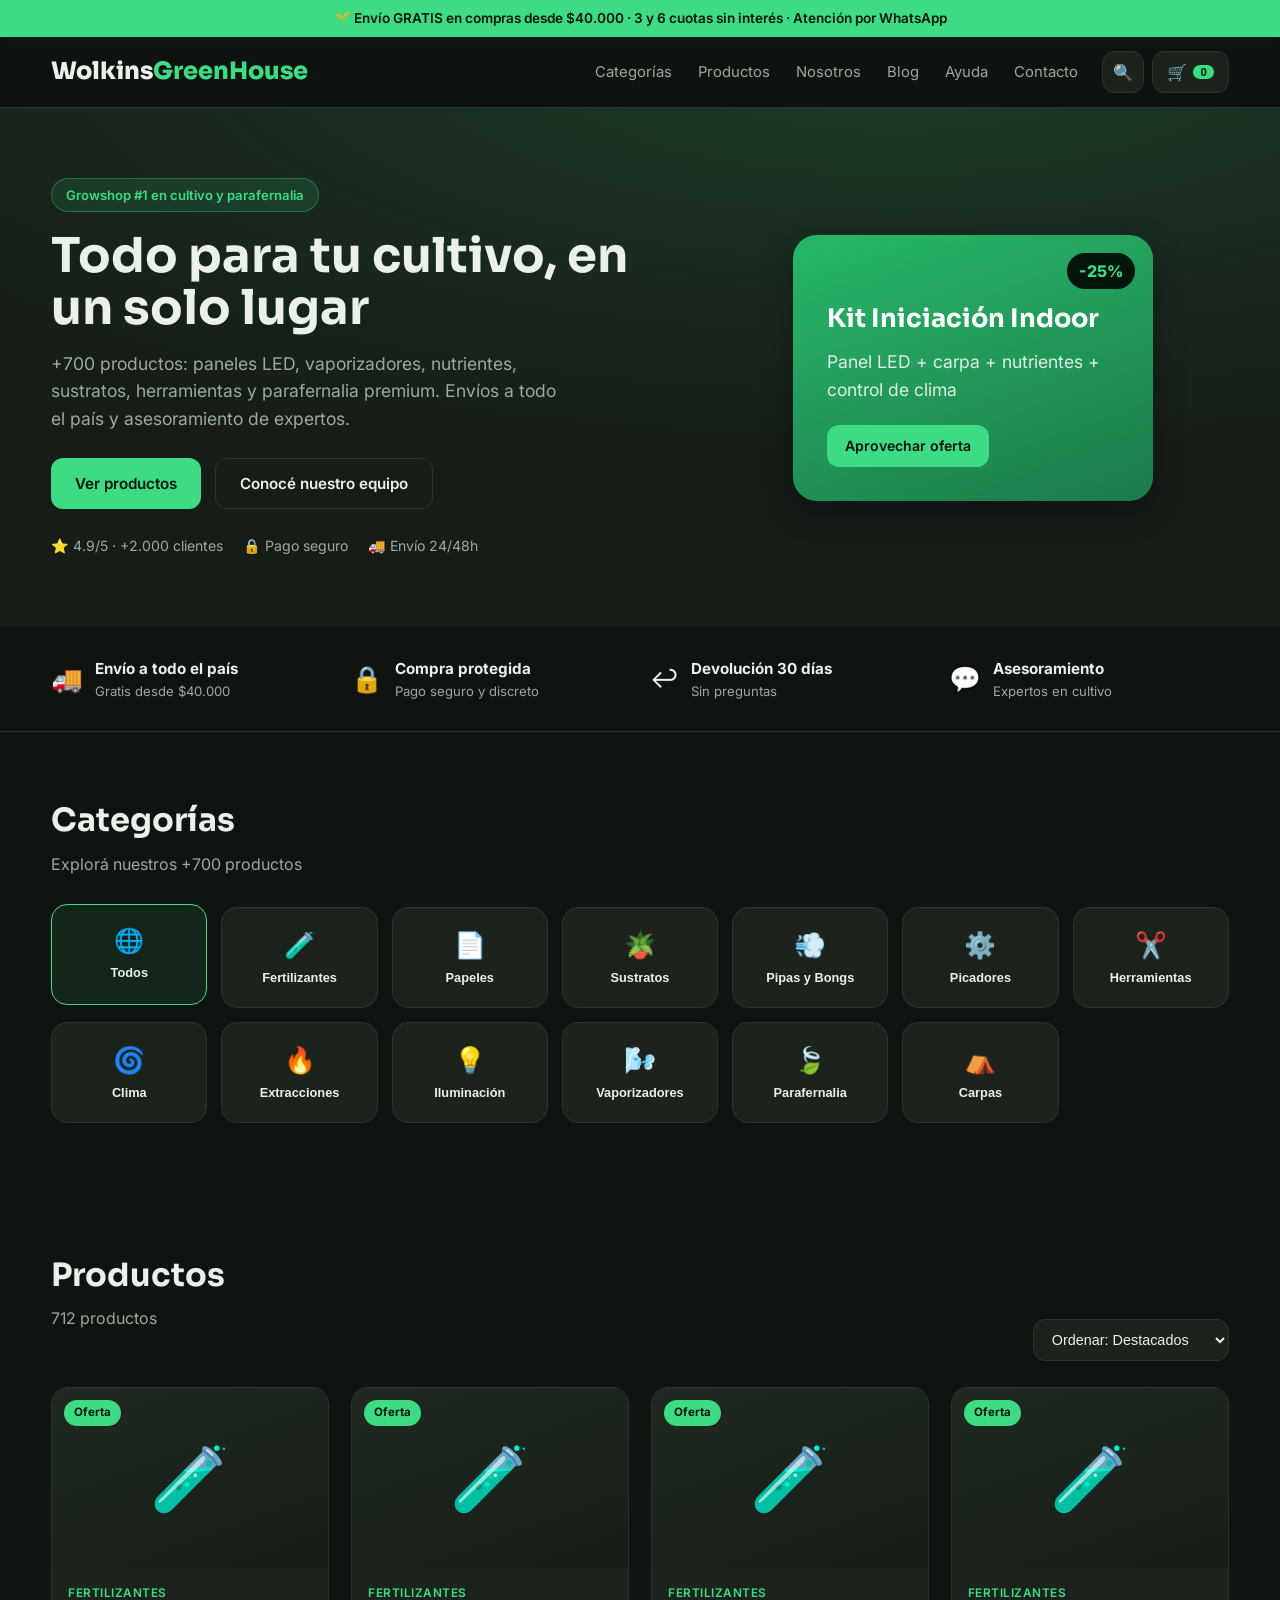
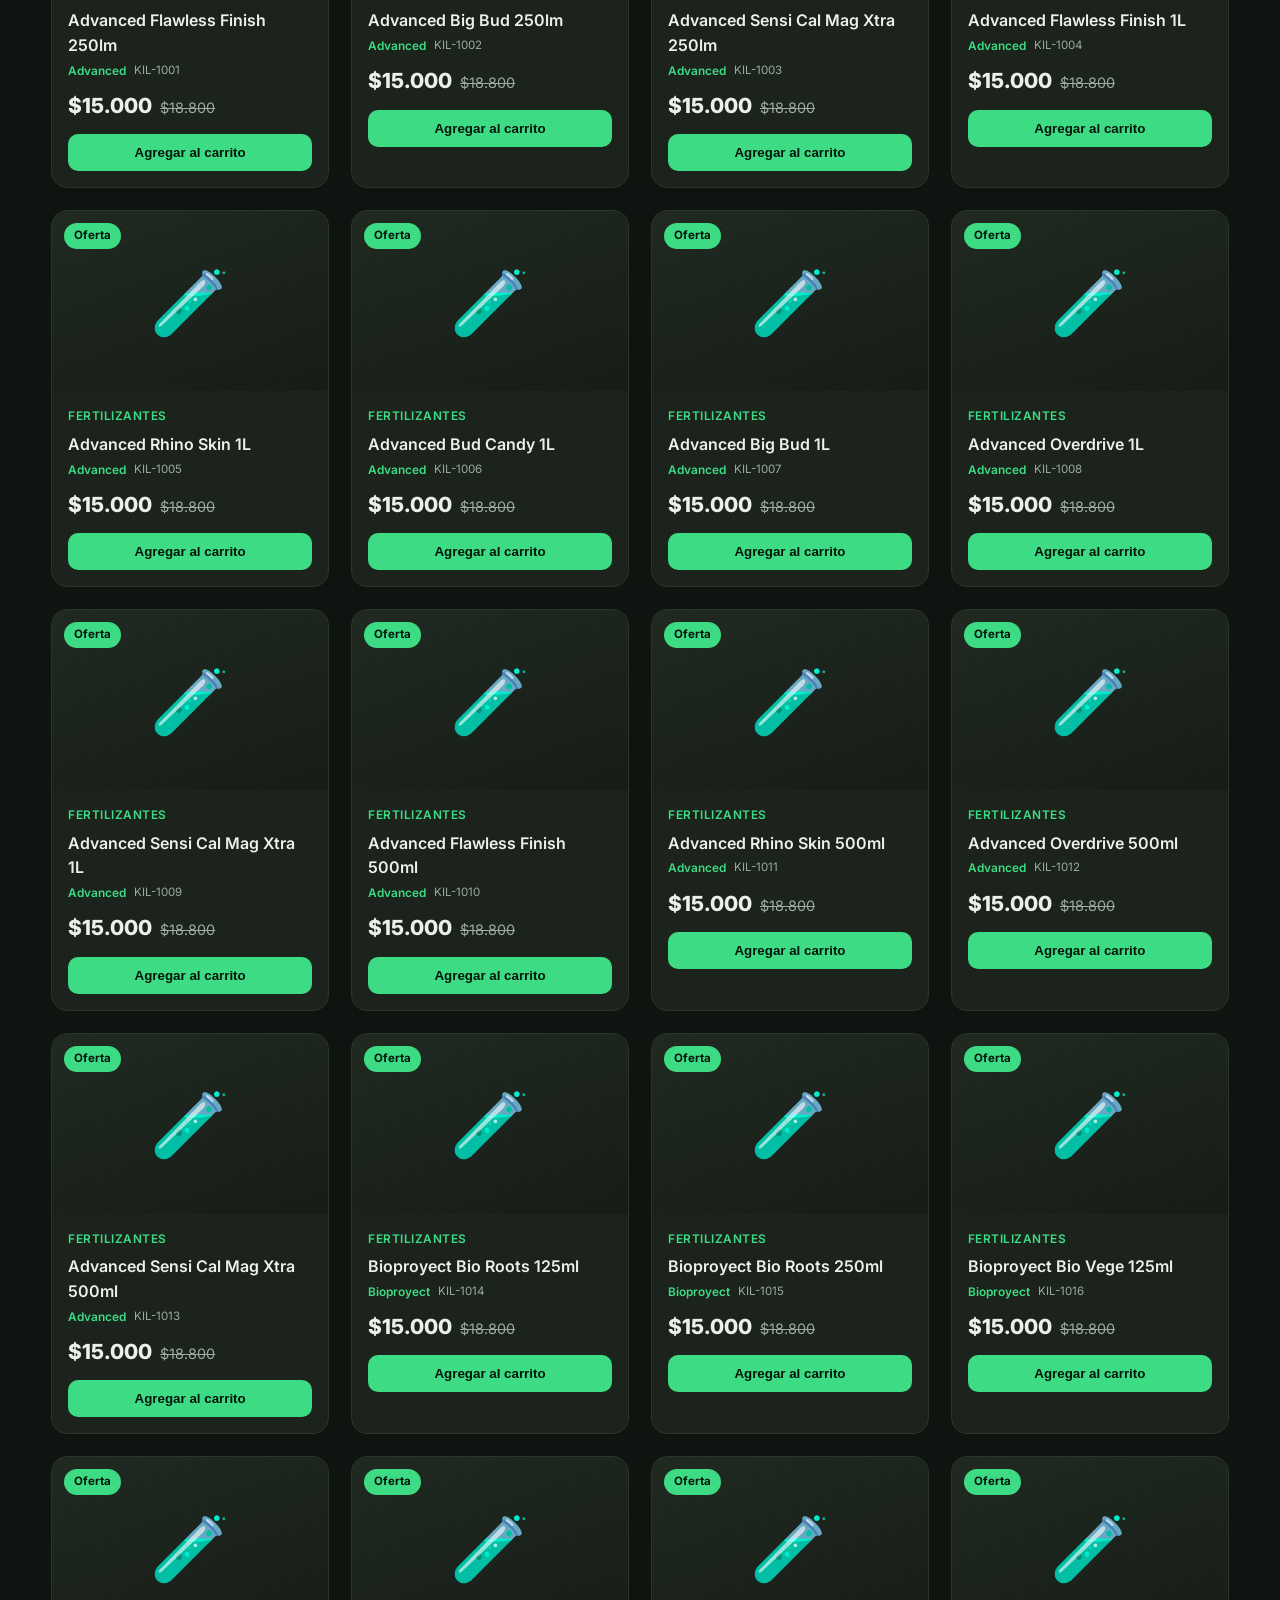
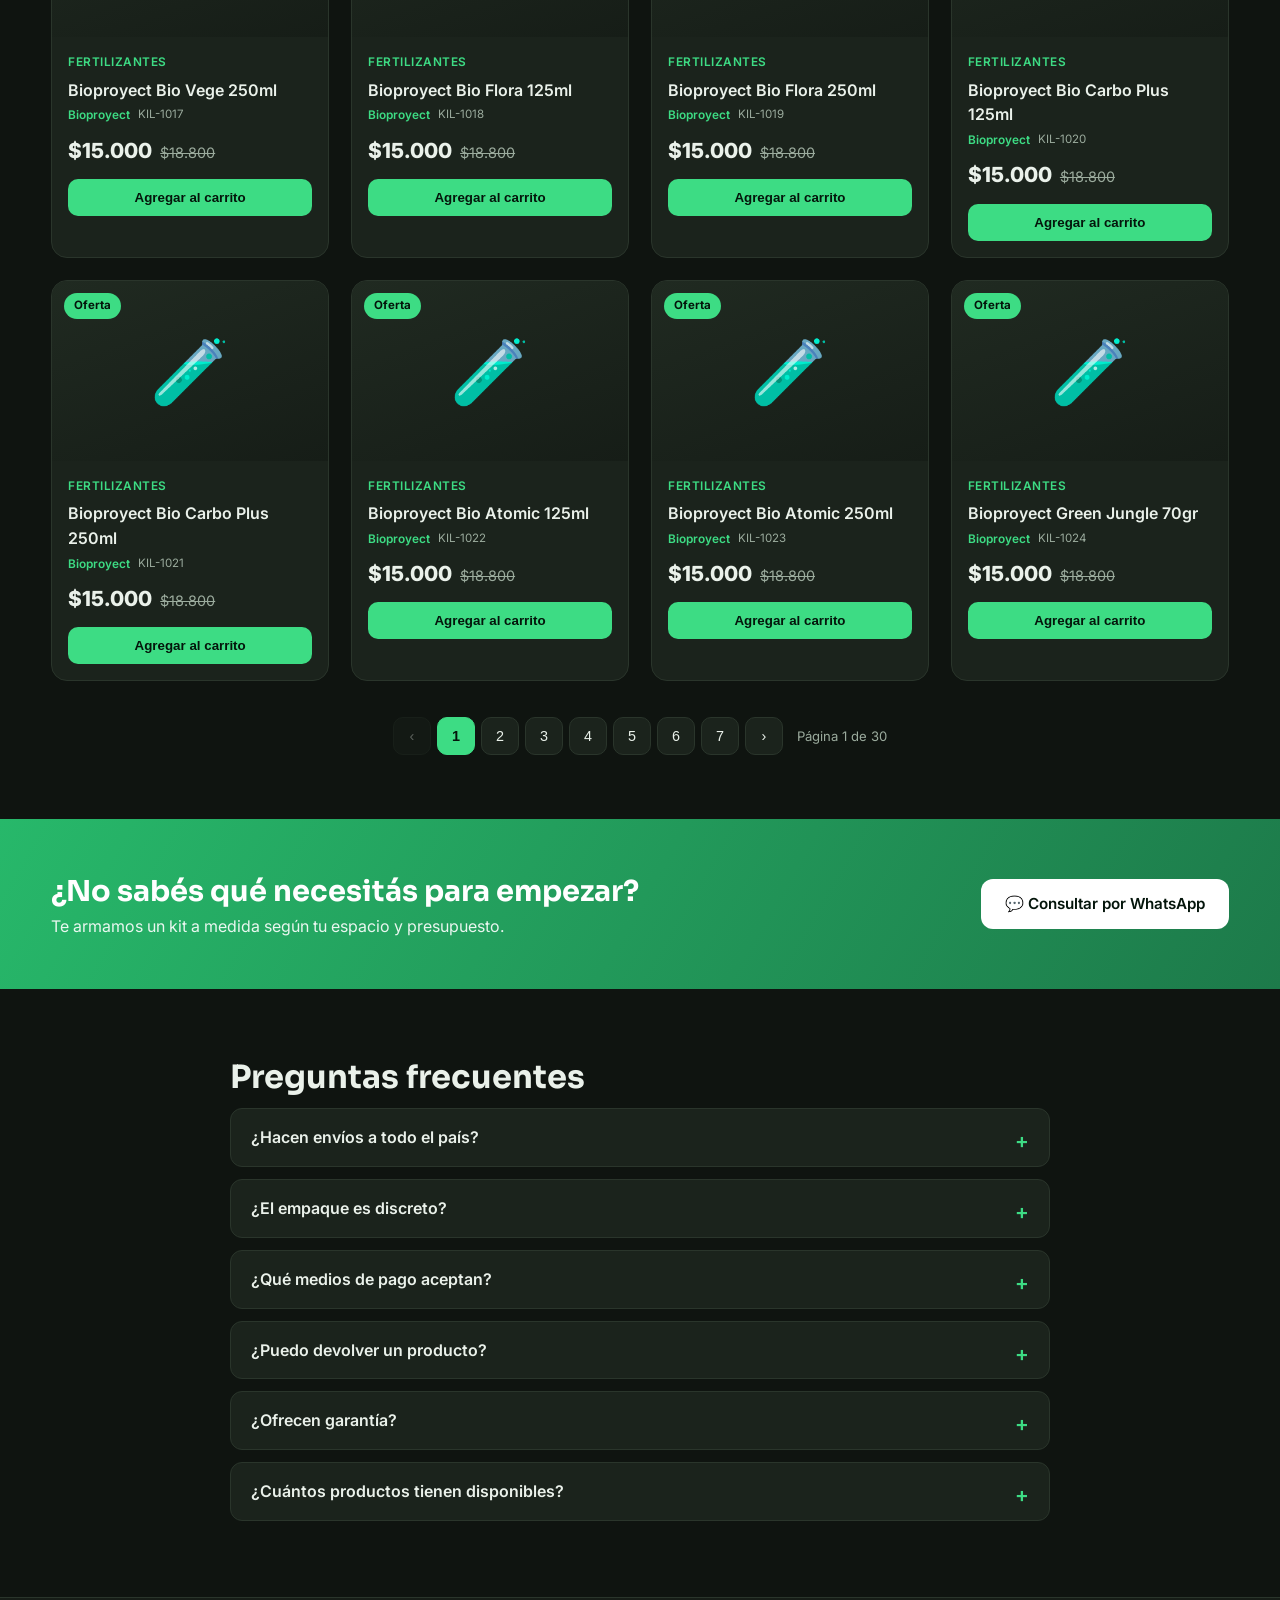
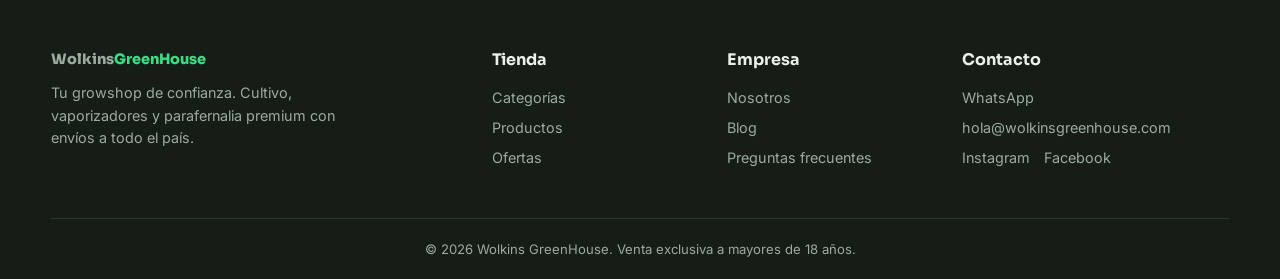
<file: index.html>
<!DOCTYPE html>
<html lang="es">
<head>
<meta charset="UTF-8">
<meta name="viewport" content="width=device-width, initial-scale=1.0">
<title>Wolkins GreenHouse | Cultivo, Vaporizadores y Parafernalia</title>
<meta name="description" content="Growshop online: paneles LED, vaporizadores, nutrientes, parafernalia y herramientas de cultivo. Envíos a todo el país, pago seguro y asesoramiento experto.">
<link rel="preconnect" href="https://fonts.googleapis.com">
<link href="https://fonts.googleapis.com/css2?family=Inter:wght@400;500;600;700;800&family=Sora:wght@600;700;800&display=swap" rel="stylesheet">
<link rel="stylesheet" href="styles.css">
</head>
<body>

<!-- Barra superior -->
<div class="topbar">
  🌱 Envío GRATIS en compras desde $40.000 · 3 y 6 cuotas sin interés · Atención por WhatsApp
</div>

<!-- Header -->
<header class="header">
  <div class="container header-inner">
    <a href="index.html" class="logo">Wolkins<span>GreenHouse</span></a>

    <nav class="nav" id="nav">
      <a href="#categorias">Categorías</a>
      <a href="#productos">Productos</a>
      <a href="nosotros.html">Nosotros</a>
      <a href="blog.html">Blog</a>
      <a href="#faq">Ayuda</a>
      <a href="#contacto">Contacto</a>
    </nav>

    <div class="header-actions">
      <button class="icon-btn" id="searchToggle" aria-label="Buscar">🔍</button>
      <button class="icon-btn cart-btn" id="cartToggle" aria-label="Carrito">
        🛒 <span class="cart-count" id="cartCount">0</span>
      </button>
      <button class="icon-btn menu-btn" id="menuToggle" aria-label="Menú">☰</button>
    </div>
  </div>

  <div class="search-bar" id="searchBar">
    <div class="container">
      <input type="text" id="searchInput" placeholder="Buscar productos: vaporizador, panel LED, nutrientes...">
    </div>
  </div>
</header>

<!-- Hero -->
<section class="hero">
  <div class="container hero-inner">
    <div class="hero-text">
      <span class="hero-badge">Growshop #1 en cultivo y parafernalia</span>
      <h1>Todo para tu cultivo, en un solo lugar</h1>
      <p>+700 productos: paneles LED, vaporizadores, nutrientes, sustratos, herramientas y parafernalia premium. Envíos a todo el país y asesoramiento de expertos.</p>
      <div class="hero-cta">
        <a href="#productos" class="btn btn-primary">Ver productos</a>
        <a href="nosotros.html" class="btn btn-ghost">Conocé nuestro equipo</a>
      </div>
      <div class="hero-trust">
        <span>⭐ 4.9/5 · +2.000 clientes</span>
        <span>🔒 Pago seguro</span>
        <span>🚚 Envío 24/48h</span>
      </div>
    </div>
    <div class="hero-card">
      <div class="hero-promo">
        <span class="off">-25%</span>
        <h3>Kit Iniciación Indoor</h3>
        <p>Panel LED + carpa + nutrientes + control de clima</p>
        <a href="#productos" class="btn btn-primary btn-sm">Aprovechar oferta</a>
      </div>
    </div>
  </div>
</section>

<!-- Beneficios -->
<section class="benefits" id="beneficios">
  <div class="container benefits-grid">
    <div class="benefit"><span>🚚</span><div><strong>Envío a todo el país</strong><p>Gratis desde $40.000</p></div></div>
    <div class="benefit"><span>🔒</span><div><strong>Compra protegida</strong><p>Pago seguro y discreto</p></div></div>
    <div class="benefit"><span>↩️</span><div><strong>Devolución 30 días</strong><p>Sin preguntas</p></div></div>
    <div class="benefit"><span>💬</span><div><strong>Asesoramiento</strong><p>Expertos en cultivo</p></div></div>
  </div>
</section>

<!-- Categorías -->
<section class="section" id="categorias">
  <div class="container">
    <h2 class="section-title">Categorías</h2>
    <p class="section-sub">Explorá nuestros +700 productos</p>
    <div class="cat-grid" id="catGrid">
      <button class="cat-card active" data-cat="todos">🌐<span>Todos</span></button>
      <button class="cat-card" data-cat="fertilizantes">🧪<span>Fertilizantes</span></button>
      <button class="cat-card" data-cat="papeles">📄<span>Papeles</span></button>
      <button class="cat-card" data-cat="sustratos">🪴<span>Sustratos</span></button>
      <button class="cat-card" data-cat="pipas">💨<span>Pipas y Bongs</span></button>
      <button class="cat-card" data-cat="picadores">⚙️<span>Picadores</span></button>
      <button class="cat-card" data-cat="herramientas">✂️<span>Herramientas</span></button>
      <button class="cat-card" data-cat="clima">🌀<span>Clima</span></button>
      <button class="cat-card" data-cat="extracciones">🔥<span>Extracciones</span></button>
      <button class="cat-card" data-cat="iluminacion">💡<span>Iluminación</span></button>
      <button class="cat-card" data-cat="vaporizadores">🌬️<span>Vaporizadores</span></button>
      <button class="cat-card" data-cat="parafernalia">🍃<span>Parafernalia</span></button>
      <button class="cat-card" data-cat="carpas">⛺<span>Carpas</span></button>
    </div>
  </div>
</section>

<!-- Productos -->
<section class="section" id="productos">
  <div class="container">
    <div class="products-head">
      <div>
        <h2 class="section-title">Productos</h2>
        <p class="section-sub" id="resultCount"></p>
      </div>
      <select id="sortSelect" class="sort-select">
        <option value="destacados">Ordenar: Destacados</option>
        <option value="precio-asc">Precio: menor a mayor</option>
        <option value="precio-desc">Precio: mayor a menor</option>
        <option value="nombre">Nombre A–Z</option>
      </select>
    </div>
    <div class="product-grid" id="productGrid"></div>
    <p class="no-results" id="noResults" hidden>No encontramos productos. Probá con otra búsqueda.</p>
    <!-- Paginación -->
    <div class="pagination" id="pagination"></div>
  </div>
</section>

<!-- CTA WhatsApp -->
<section class="cta-band">
  <div class="container cta-inner">
    <div>
      <h2>¿No sabés qué necesitás para empezar?</h2>
      <p>Te armamos un kit a medida según tu espacio y presupuesto.</p>
    </div>
    <a href="https://wa.me/5490000000000" target="_blank" class="btn btn-light">💬 Consultar por WhatsApp</a>
  </div>
</section>

<!-- FAQ -->
<section class="section" id="faq">
  <div class="container narrow">
    <h2 class="section-title">Preguntas frecuentes</h2>
    <div class="faq">
      <details><summary>¿Hacen envíos a todo el país?</summary><p>Sí, enviamos a todo el país en 24/48h hábiles. Envío gratis en compras desde $40.000.</p></details>
      <details><summary>¿El empaque es discreto?</summary><p>Todos nuestros envíos son 100% discretos, sin referencias al contenido.</p></details>
      <details><summary>¿Qué medios de pago aceptan?</summary><p>Tarjetas de crédito/débito (3 y 6 cuotas sin interés), transferencia y billeteras virtuales.</p></details>
      <details><summary>¿Puedo devolver un producto?</summary><p>Sí, tenés 30 días para devoluciones. El producto debe estar sin uso y en su empaque original.</p></details>
      <details><summary>¿Ofrecen garantía?</summary><p>Todos los productos electrónicos tienen garantía oficial del fabricante.</p></details>
      <details><summary>¿Cuántos productos tienen disponibles?</summary><p>Contamos con más de 700 productos en stock entre fertilizantes, sustratos, iluminación, vaporizadores, parafernalia y mucho más.</p></details>
    </div>
  </div>
</section>

<!-- Footer -->
<footer class="footer" id="contacto">
  <div class="container footer-grid">
    <div>
      <a href="index.html" class="logo">Wolkins<span>GreenHouse</span></a>
      <p class="footer-desc">Tu growshop de confianza. Cultivo, vaporizadores y parafernalia premium con envíos a todo el país.</p>
    </div>
    <div>
      <h4>Tienda</h4>
      <a href="#categorias">Categorías</a>
      <a href="#productos">Productos</a>
      <a href="#productos">Ofertas</a>
    </div>
    <div>
      <h4>Empresa</h4>
      <a href="nosotros.html">Nosotros</a>
      <a href="blog.html">Blog</a>
      <a href="#faq">Preguntas frecuentes</a>
    </div>
    <div>
      <h4>Contacto</h4>
      <a href="https://wa.me/5490000000000" target="_blank">WhatsApp</a>
      <a href="mailto:hola@wolkinsgreenhouse.com">hola@wolkinsgreenhouse.com</a>
      <div class="socials"><a href="#">Instagram</a><a href="#">Facebook</a></div>
    </div>
  </div>
  <div class="footer-bottom container">
    <p>© 2026 Wolkins GreenHouse. Venta exclusiva a mayores de 18 años.</p>
  </div>
</footer>

<!-- Carrito lateral -->
<div class="cart-overlay" id="cartOverlay"></div>
<aside class="cart-drawer" id="cartDrawer">
  <div class="cart-header">
    <h3>Tu carrito</h3>
    <button class="icon-btn" id="cartClose">✕</button>
  </div>
  <div class="cart-items" id="cartItems"></div>
  <div class="cart-footer">
    <div class="cart-total"><span>Total</span><strong id="cartTotal">$0</strong></div>
    <a href="https://wa.me/5490000000000" target="_blank" class="btn btn-primary btn-block">Finalizar compra por WhatsApp</a>
    <p class="cart-note">Envío gratis desde $40.000</p>
  </div>
</aside>

<script src="products-data.js"></script>
<script src="app.js"></script>
</body>
</html>
</file>
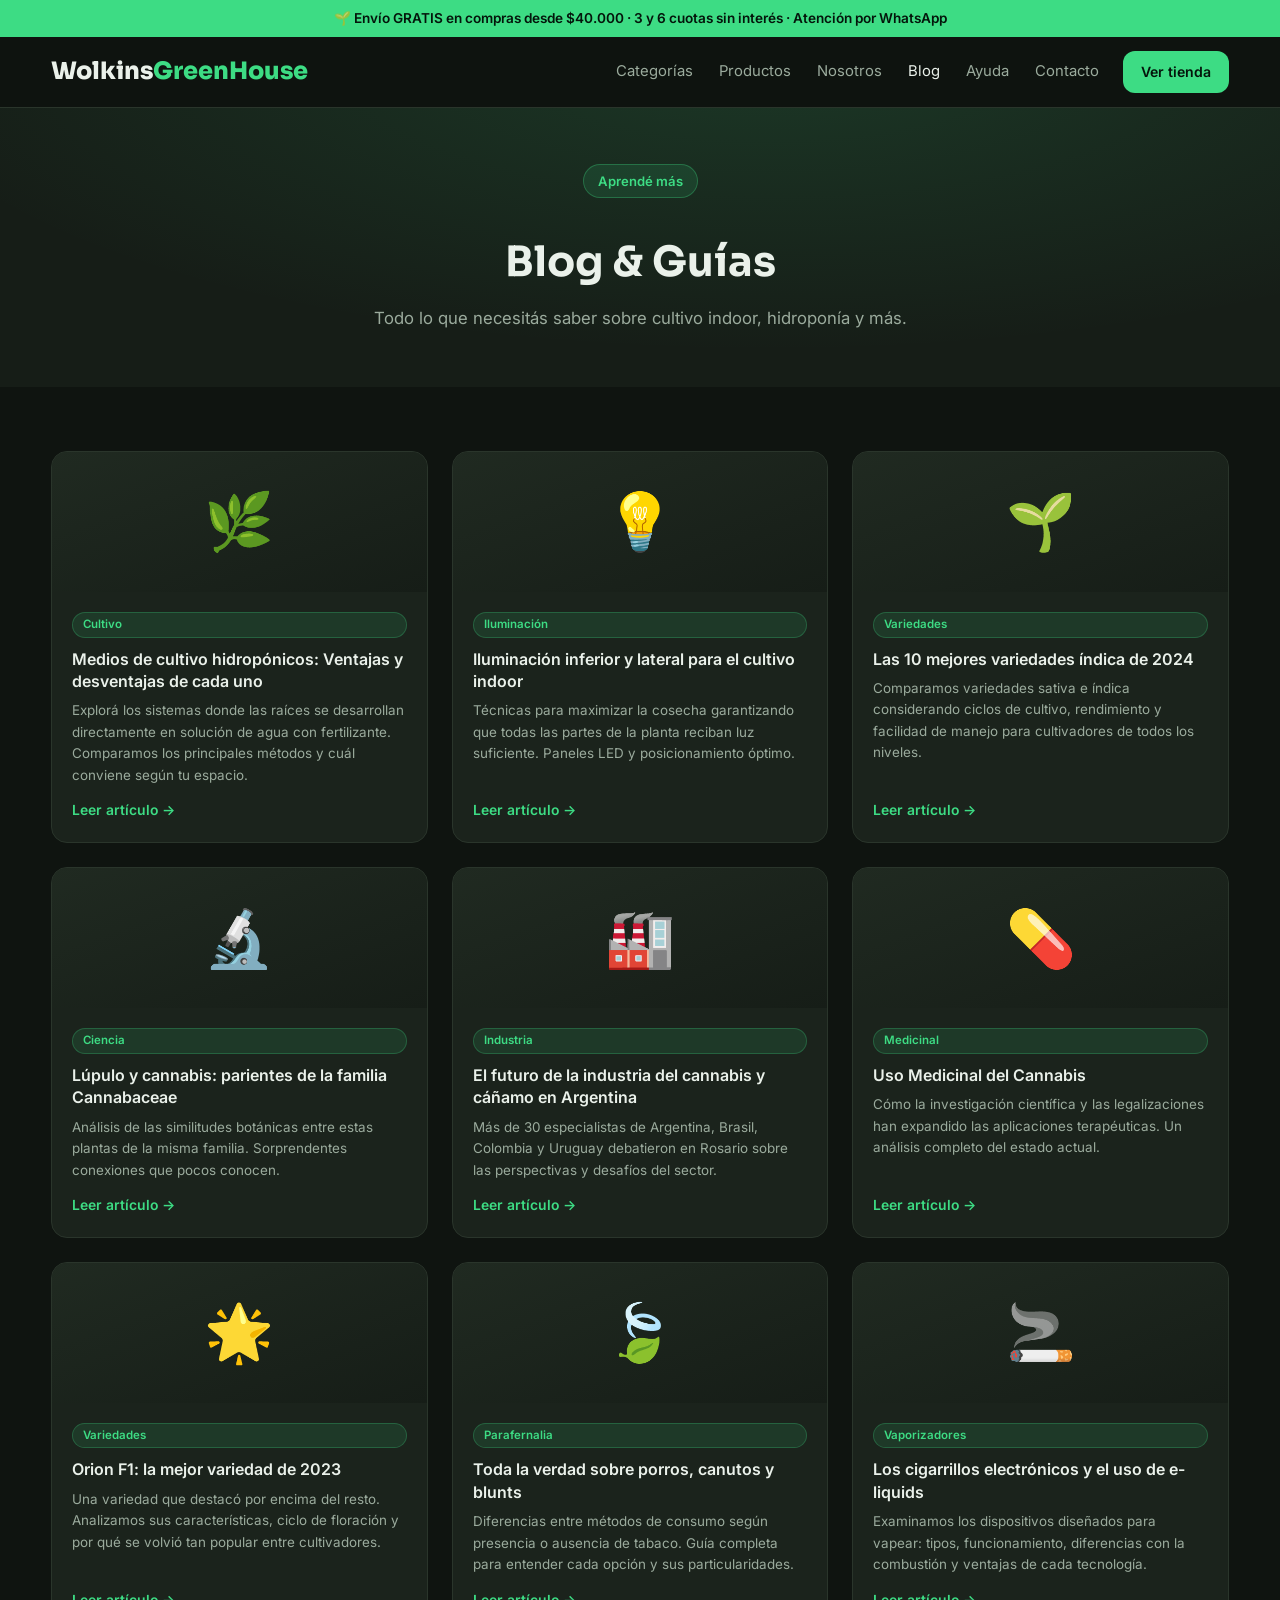
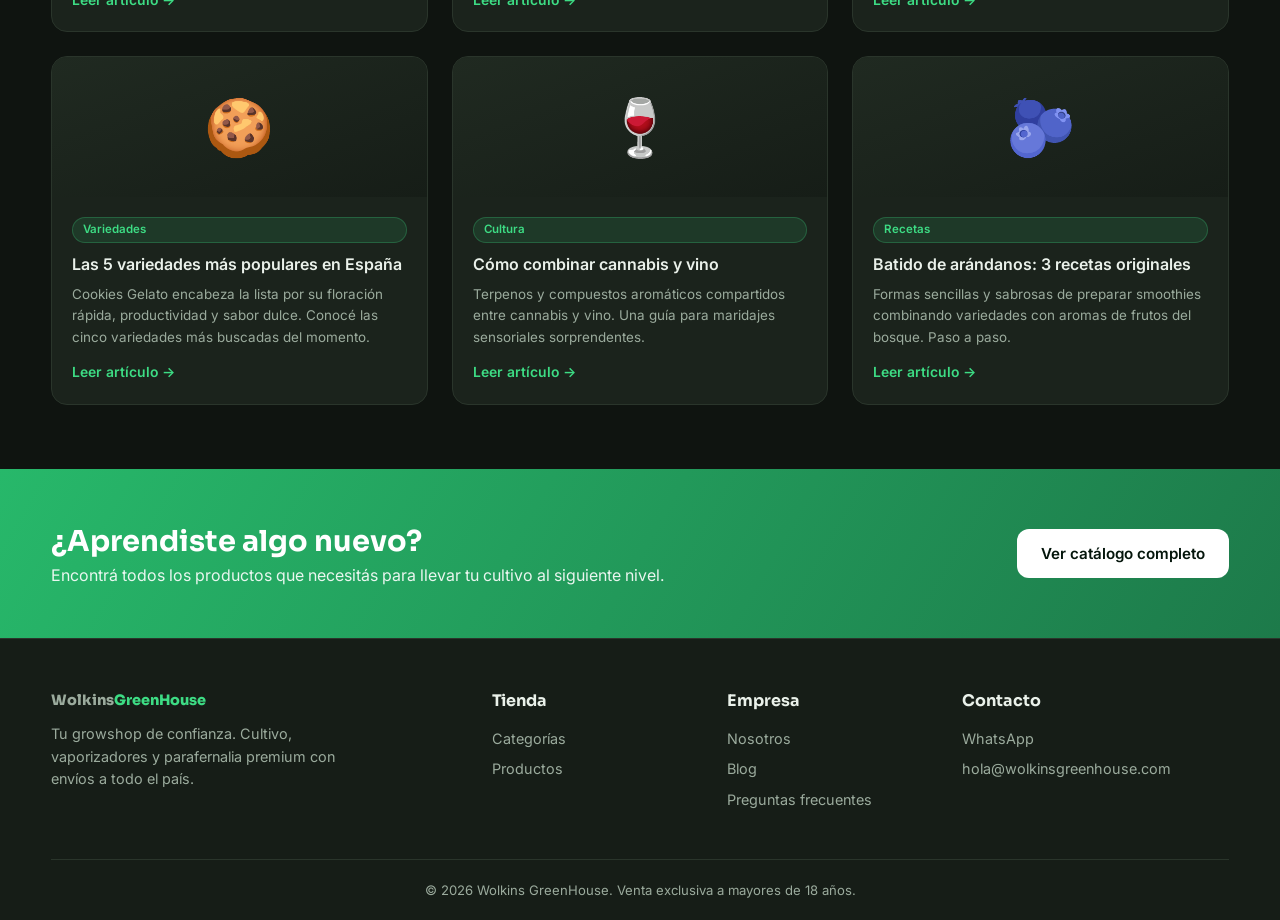
<file: blog.html>
<!DOCTYPE html>
<html lang="es">
<head>
<meta charset="UTF-8">
<meta name="viewport" content="width=device-width, initial-scale=1.0">
<title>Blog | Wolkins GreenHouse</title>
<meta name="description" content="Artículos, guías y consejos sobre cultivo indoor, hidroponía, nutrición vegetal y más. Blog de Wolkins GreenHouse.">
<link rel="preconnect" href="https://fonts.googleapis.com">
<link href="https://fonts.googleapis.com/css2?family=Inter:wght@400;500;600;700;800&family=Sora:wght@600;700;800&display=swap" rel="stylesheet">
<link rel="stylesheet" href="styles.css">
</head>
<body>

<div class="topbar">
  🌱 Envío GRATIS en compras desde $40.000 · 3 y 6 cuotas sin interés · Atención por WhatsApp
</div>

<header class="header">
  <div class="container header-inner">
    <a href="index.html" class="logo">Wolkins<span>GreenHouse</span></a>
    <nav class="nav" id="nav">
      <a href="index.html#categorias">Categorías</a>
      <a href="index.html#productos">Productos</a>
      <a href="nosotros.html">Nosotros</a>
      <a href="blog.html" class="nav-active">Blog</a>
      <a href="index.html#faq">Ayuda</a>
      <a href="index.html#contacto">Contacto</a>
    </nav>
    <div class="header-actions">
      <a href="index.html#productos" class="btn btn-primary btn-sm">Ver tienda</a>
      <button class="icon-btn menu-btn" id="menuToggle" aria-label="Menú">☰</button>
    </div>
  </div>
</header>

<!-- Hero Blog -->
<section class="page-hero">
  <div class="container">
    <span class="hero-badge">Aprendé más</span>
    <h1>Blog & Guías</h1>
    <p>Todo lo que necesitás saber sobre cultivo indoor, hidroponía y más.</p>
  </div>
</section>

<!-- Posts -->
<section class="section">
  <div class="container">
    <div class="blog-grid">

      <article class="blog-card">
        <div class="blog-img">🌿</div>
        <div class="blog-body">
          <span class="blog-tag">Cultivo</span>
          <h3>Medios de cultivo hidropónicos: Ventajas y desventajas de cada uno</h3>
          <p>Explorá los sistemas donde las raíces se desarrollan directamente en solución de agua con fertilizante. Comparamos los principales métodos y cuál conviene según tu espacio.</p>
          <a href="https://kilimanjarotiendadecultivo.com/medios-de-cultivo-hidroponicos-ventajas-y-desventajas-de-cada-uno/" target="_blank" class="blog-link">Leer artículo →</a>
        </div>
      </article>

      <article class="blog-card">
        <div class="blog-img">💡</div>
        <div class="blog-body">
          <span class="blog-tag">Iluminación</span>
          <h3>Iluminación inferior y lateral para el cultivo indoor</h3>
          <p>Técnicas para maximizar la cosecha garantizando que todas las partes de la planta reciban luz suficiente. Paneles LED y posicionamiento óptimo.</p>
          <a href="https://kilimanjarotiendadecultivo.com/iluminacion-inferior-y-lateral-para-el-cultivo-de-cannabis/" target="_blank" class="blog-link">Leer artículo →</a>
        </div>
      </article>

      <article class="blog-card">
        <div class="blog-img">🌱</div>
        <div class="blog-body">
          <span class="blog-tag">Variedades</span>
          <h3>Las 10 mejores variedades índica de 2024</h3>
          <p>Comparamos variedades sativa e índica considerando ciclos de cultivo, rendimiento y facilidad de manejo para cultivadores de todos los niveles.</p>
          <a href="https://kilimanjarotiendadecultivo.com/las-10-mejores-variedades-de-marihuana-indica-de-2024/" target="_blank" class="blog-link">Leer artículo →</a>
        </div>
      </article>

      <article class="blog-card">
        <div class="blog-img">🔬</div>
        <div class="blog-body">
          <span class="blog-tag">Ciencia</span>
          <h3>Lúpulo y cannabis: parientes de la familia Cannabaceae</h3>
          <p>Análisis de las similitudes botánicas entre estas plantas de la misma familia. Sorprendentes conexiones que pocos conocen.</p>
          <a href="https://kilimanjarotiendadecultivo.com/lupulo-y-cannabis-parientes-de-la-familia-cannabaceae/" target="_blank" class="blog-link">Leer artículo →</a>
        </div>
      </article>

      <article class="blog-card">
        <div class="blog-img">🏭</div>
        <div class="blog-body">
          <span class="blog-tag">Industria</span>
          <h3>El futuro de la industria del cannabis y cáñamo en Argentina</h3>
          <p>Más de 30 especialistas de Argentina, Brasil, Colombia y Uruguay debatieron en Rosario sobre las perspectivas y desafíos del sector.</p>
          <a href="https://kilimanjarotiendadecultivo.com/en-rosario-debatieron-sobre-el-futuro-de-la-industria-del-cannabis-y-canamo/" target="_blank" class="blog-link">Leer artículo →</a>
        </div>
      </article>

      <article class="blog-card">
        <div class="blog-img">💊</div>
        <div class="blog-body">
          <span class="blog-tag">Medicinal</span>
          <h3>Uso Medicinal del Cannabis</h3>
          <p>Cómo la investigación científica y las legalizaciones han expandido las aplicaciones terapéuticas. Un análisis completo del estado actual.</p>
          <a href="https://kilimanjarotiendadecultivo.com/uso-medicinal-de-cannabis/" target="_blank" class="blog-link">Leer artículo →</a>
        </div>
      </article>

      <article class="blog-card">
        <div class="blog-img">🌟</div>
        <div class="blog-body">
          <span class="blog-tag">Variedades</span>
          <h3>Orion F1: la mejor variedad de 2023</h3>
          <p>Una variedad que destacó por encima del resto. Analizamos sus características, ciclo de floración y por qué se volvió tan popular entre cultivadores.</p>
          <a href="https://kilimanjarotiendadecultivo.com/orion-f1-la-mejor-variedad-de-marihuana/" target="_blank" class="blog-link">Leer artículo →</a>
        </div>
      </article>

      <article class="blog-card">
        <div class="blog-img">🍃</div>
        <div class="blog-body">
          <span class="blog-tag">Parafernalia</span>
          <h3>Toda la verdad sobre porros, canutos y blunts</h3>
          <p>Diferencias entre métodos de consumo según presencia o ausencia de tabaco. Guía completa para entender cada opción y sus particularidades.</p>
          <a href="https://kilimanjarotiendadecultivo.com/toda-la-verdad-sobre-los-porros-los-canutos-y-los-blunts/" target="_blank" class="blog-link">Leer artículo →</a>
        </div>
      </article>

      <article class="blog-card">
        <div class="blog-img">🚬</div>
        <div class="blog-body">
          <span class="blog-tag">Vaporizadores</span>
          <h3>Los cigarrillos electrónicos y el uso de e-liquids</h3>
          <p>Examinamos los dispositivos diseñados para vapear: tipos, funcionamiento, diferencias con la combustión y ventajas de cada tecnología.</p>
          <a href="https://kilimanjarotiendadecultivo.com/los-cigarrillos-electronicos-y-el-uso-de-e-liquids/" target="_blank" class="blog-link">Leer artículo →</a>
        </div>
      </article>

      <article class="blog-card">
        <div class="blog-img">🍪</div>
        <div class="blog-body">
          <span class="blog-tag">Variedades</span>
          <h3>Las 5 variedades más populares en España</h3>
          <p>Cookies Gelato encabeza la lista por su floración rápida, productividad y sabor dulce. Conocé las cinco variedades más buscadas del momento.</p>
          <a href="https://kilimanjarotiendadecultivo.com/las-5-variedades-de-marihuana-mas-populares-en-espana/" target="_blank" class="blog-link">Leer artículo →</a>
        </div>
      </article>

      <article class="blog-card">
        <div class="blog-img">🍷</div>
        <div class="blog-body">
          <span class="blog-tag">Cultura</span>
          <h3>Cómo combinar cannabis y vino</h3>
          <p>Terpenos y compuestos aromáticos compartidos entre cannabis y vino. Una guía para maridajes sensoriales sorprendentes.</p>
          <a href="https://kilimanjarotiendadecultivo.com/como-combinar-marihuana-y-vino/" target="_blank" class="blog-link">Leer artículo →</a>
        </div>
      </article>

      <article class="blog-card">
        <div class="blog-img">🫐</div>
        <div class="blog-body">
          <span class="blog-tag">Recetas</span>
          <h3>Batido de arándanos: 3 recetas originales</h3>
          <p>Formas sencillas y sabrosas de preparar smoothies combinando variedades con aromas de frutos del bosque. Paso a paso.</p>
          <a href="https://kilimanjarotiendadecultivo.com/batido-de-arandanos-con-marihuana-3-originales-recetas/" target="_blank" class="blog-link">Leer artículo →</a>
        </div>
      </article>

    </div>
  </div>
</section>

<!-- CTA -->
<section class="cta-band">
  <div class="container cta-inner">
    <div>
      <h2>¿Aprendiste algo nuevo?</h2>
      <p>Encontrá todos los productos que necesitás para llevar tu cultivo al siguiente nivel.</p>
    </div>
    <a href="index.html#productos" class="btn btn-light">Ver catálogo completo</a>
  </div>
</section>

<footer class="footer">
  <div class="container footer-grid">
    <div>
      <a href="index.html" class="logo">Wolkins<span>GreenHouse</span></a>
      <p class="footer-desc">Tu growshop de confianza. Cultivo, vaporizadores y parafernalia premium con envíos a todo el país.</p>
    </div>
    <div>
      <h4>Tienda</h4>
      <a href="index.html#categorias">Categorías</a>
      <a href="index.html#productos">Productos</a>
    </div>
    <div>
      <h4>Empresa</h4>
      <a href="nosotros.html">Nosotros</a>
      <a href="blog.html">Blog</a>
      <a href="index.html#faq">Preguntas frecuentes</a>
    </div>
    <div>
      <h4>Contacto</h4>
      <a href="https://wa.me/5490000000000" target="_blank">WhatsApp</a>
      <a href="mailto:hola@wolkinsgreenhouse.com">hola@wolkinsgreenhouse.com</a>
    </div>
  </div>
  <div class="footer-bottom container">
    <p>© 2026 Wolkins GreenHouse. Venta exclusiva a mayores de 18 años.</p>
  </div>
</footer>

<script>
document.getElementById("menuToggle").onclick = () => document.getElementById("nav").classList.toggle("open");
</script>
</body>
</html>
</file>
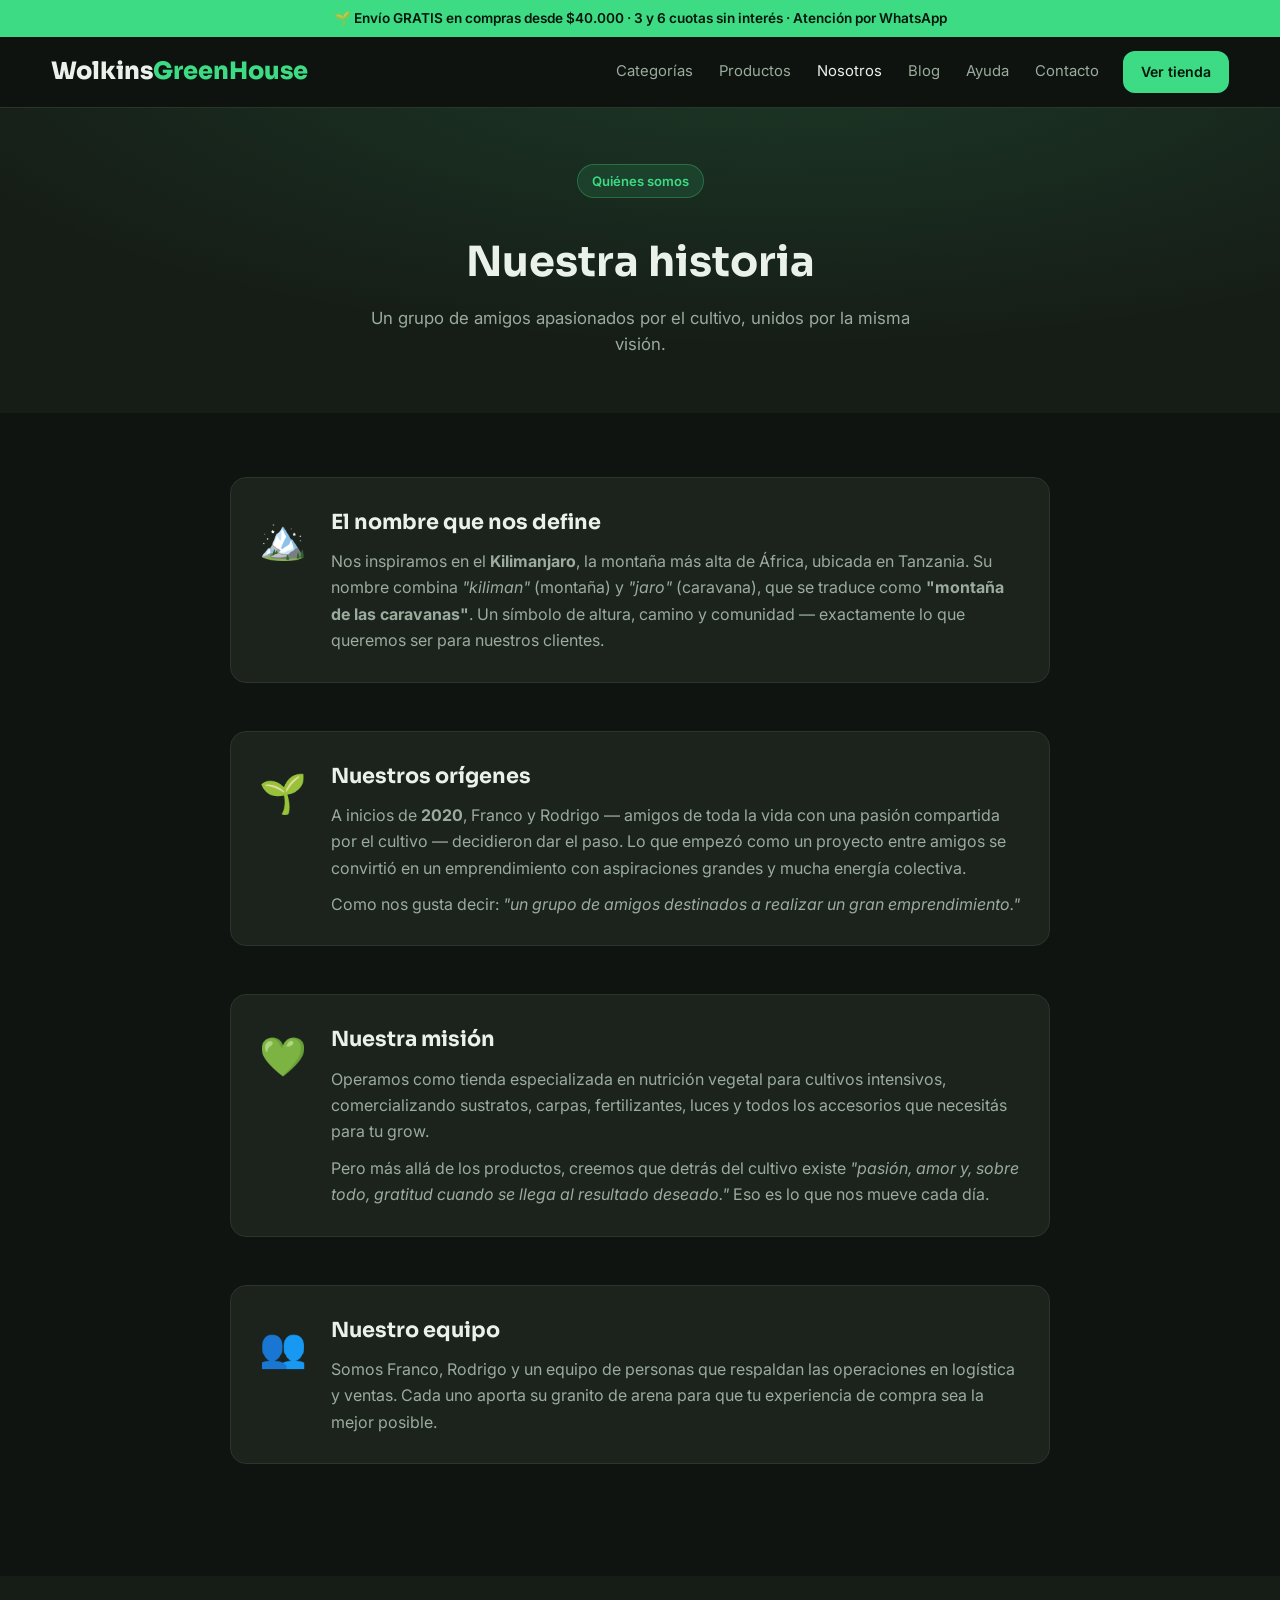
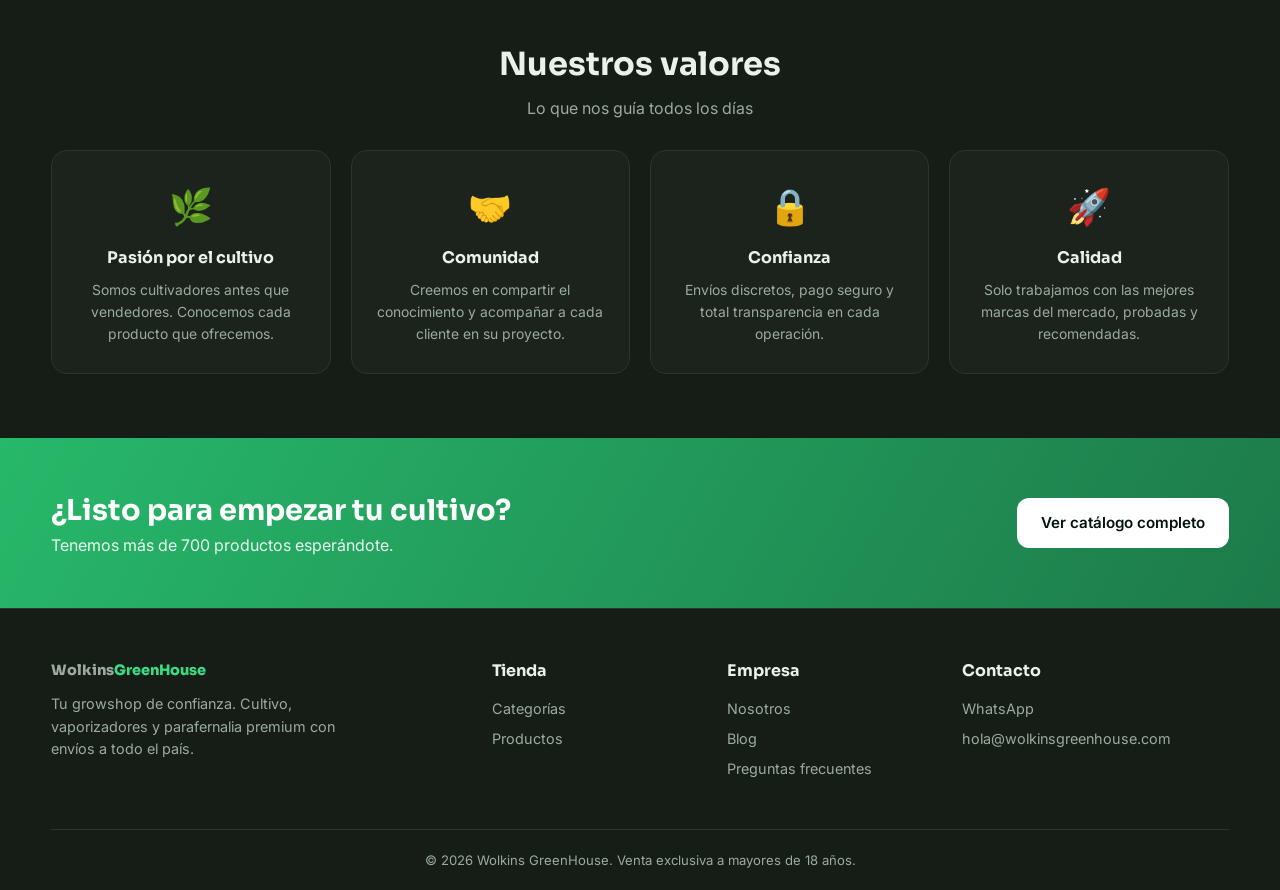
<file: nosotros.html>
<!DOCTYPE html>
<html lang="es">
<head>
<meta charset="UTF-8">
<meta name="viewport" content="width=device-width, initial-scale=1.0">
<title>Nosotros | Wolkins GreenHouse</title>
<meta name="description" content="Conocé el equipo detrás de Wolkins GreenHouse, tu growshop de confianza con más de 700 productos para cultivo indoor.">
<link rel="preconnect" href="https://fonts.googleapis.com">
<link href="https://fonts.googleapis.com/css2?family=Inter:wght@400;500;600;700;800&family=Sora:wght@600;700;800&display=swap" rel="stylesheet">
<link rel="stylesheet" href="styles.css">
</head>
<body>

<div class="topbar">
  🌱 Envío GRATIS en compras desde $40.000 · 3 y 6 cuotas sin interés · Atención por WhatsApp
</div>

<header class="header">
  <div class="container header-inner">
    <a href="index.html" class="logo">Wolkins<span>GreenHouse</span></a>
    <nav class="nav" id="nav">
      <a href="index.html#categorias">Categorías</a>
      <a href="index.html#productos">Productos</a>
      <a href="nosotros.html" class="nav-active">Nosotros</a>
      <a href="blog.html">Blog</a>
      <a href="index.html#faq">Ayuda</a>
      <a href="index.html#contacto">Contacto</a>
    </nav>
    <div class="header-actions">
      <a href="index.html#productos" class="btn btn-primary btn-sm">Ver tienda</a>
      <button class="icon-btn menu-btn" id="menuToggle" aria-label="Menú">☰</button>
    </div>
  </div>
</header>

<!-- Hero Nosotros -->
<section class="page-hero">
  <div class="container">
    <span class="hero-badge">Quiénes somos</span>
    <h1>Nuestra historia</h1>
    <p>Un grupo de amigos apasionados por el cultivo, unidos por la misma visión.</p>
  </div>
</section>

<!-- Historia -->
<section class="section">
  <div class="container narrow">

    <div class="about-block">
      <div class="about-icon">🏔️</div>
      <div>
        <h2>El nombre que nos define</h2>
        <p>Nos inspiramos en el <strong>Kilimanjaro</strong>, la montaña más alta de África, ubicada en Tanzania. Su nombre combina <em>"kiliman"</em> (montaña) y <em>"jaro"</em> (caravana), que se traduce como <strong>"montaña de las caravanas"</strong>. Un símbolo de altura, camino y comunidad — exactamente lo que queremos ser para nuestros clientes.</p>
      </div>
    </div>

    <div class="about-block">
      <div class="about-icon">🌱</div>
      <div>
        <h2>Nuestros orígenes</h2>
        <p>A inicios de <strong>2020</strong>, Franco y Rodrigo — amigos de toda la vida con una pasión compartida por el cultivo — decidieron dar el paso. Lo que empezó como un proyecto entre amigos se convirtió en un emprendimiento con aspiraciones grandes y mucha energía colectiva.</p>
        <p>Como nos gusta decir: <em>"un grupo de amigos destinados a realizar un gran emprendimiento."</em></p>
      </div>
    </div>

    <div class="about-block">
      <div class="about-icon">💚</div>
      <div>
        <h2>Nuestra misión</h2>
        <p>Operamos como tienda especializada en nutrición vegetal para cultivos intensivos, comercializando sustratos, carpas, fertilizantes, luces y todos los accesorios que necesitás para tu grow.</p>
        <p>Pero más allá de los productos, creemos que detrás del cultivo existe <em>"pasión, amor y, sobre todo, gratitud cuando se llega al resultado deseado."</em> Eso es lo que nos mueve cada día.</p>
      </div>
    </div>

    <div class="about-block">
      <div class="about-icon">👥</div>
      <div>
        <h2>Nuestro equipo</h2>
        <p>Somos Franco, Rodrigo y un equipo de personas que respaldan las operaciones en logística y ventas. Cada uno aporta su granito de arena para que tu experiencia de compra sea la mejor posible.</p>
      </div>
    </div>

  </div>
</section>

<!-- Valores -->
<section class="section" style="background:var(--bg-2)">
  <div class="container">
    <h2 class="section-title" style="text-align:center">Nuestros valores</h2>
    <p class="section-sub" style="text-align:center">Lo que nos guía todos los días</p>
    <div class="values-grid">
      <div class="value-card">
        <span>🌿</span>
        <h3>Pasión por el cultivo</h3>
        <p>Somos cultivadores antes que vendedores. Conocemos cada producto que ofrecemos.</p>
      </div>
      <div class="value-card">
        <span>🤝</span>
        <h3>Comunidad</h3>
        <p>Creemos en compartir el conocimiento y acompañar a cada cliente en su proyecto.</p>
      </div>
      <div class="value-card">
        <span>🔒</span>
        <h3>Confianza</h3>
        <p>Envíos discretos, pago seguro y total transparencia en cada operación.</p>
      </div>
      <div class="value-card">
        <span>🚀</span>
        <h3>Calidad</h3>
        <p>Solo trabajamos con las mejores marcas del mercado, probadas y recomendadas.</p>
      </div>
    </div>
  </div>
</section>

<!-- CTA -->
<section class="cta-band">
  <div class="container cta-inner">
    <div>
      <h2>¿Listo para empezar tu cultivo?</h2>
      <p>Tenemos más de 700 productos esperándote.</p>
    </div>
    <a href="index.html#productos" class="btn btn-light">Ver catálogo completo</a>
  </div>
</section>

<footer class="footer" id="contacto">
  <div class="container footer-grid">
    <div>
      <a href="index.html" class="logo">Wolkins<span>GreenHouse</span></a>
      <p class="footer-desc">Tu growshop de confianza. Cultivo, vaporizadores y parafernalia premium con envíos a todo el país.</p>
    </div>
    <div>
      <h4>Tienda</h4>
      <a href="index.html#categorias">Categorías</a>
      <a href="index.html#productos">Productos</a>
    </div>
    <div>
      <h4>Empresa</h4>
      <a href="nosotros.html">Nosotros</a>
      <a href="blog.html">Blog</a>
      <a href="index.html#faq">Preguntas frecuentes</a>
    </div>
    <div>
      <h4>Contacto</h4>
      <a href="https://wa.me/5490000000000" target="_blank">WhatsApp</a>
      <a href="mailto:hola@wolkinsgreenhouse.com">hola@wolkinsgreenhouse.com</a>
    </div>
  </div>
  <div class="footer-bottom container">
    <p>© 2026 Wolkins GreenHouse. Venta exclusiva a mayores de 18 años.</p>
  </div>
</footer>

<script>
document.getElementById("menuToggle").onclick = () => document.getElementById("nav").classList.toggle("open");
</script>
</body>
</html>
</file>
<file: styles.css>
:root{
  --bg:#0f1410; --bg-2:#161d17; --card:#1b231c; --line:#2a352b;
  --green:#3ddc84; --green-d:#27b86a; --text:#eaf1ea; --muted:#9bab9d;
  --shadow:0 10px 30px rgba(0,0,0,.35); --r:16px;
}
*{box-sizing:border-box;margin:0;padding:0}
body{font-family:'Inter',sans-serif;background:var(--bg);color:var(--text);line-height:1.55}
h1,h2,h3,h4,.logo{font-family:'Sora',sans-serif}
a{color:inherit;text-decoration:none}
img{max-width:100%;display:block}
.container{width:min(1180px,92%);margin:0 auto}
.narrow{width:min(820px,92%)}

/* Topbar */
.topbar{background:var(--green);color:#04150b;text-align:center;font-size:.85rem;font-weight:600;padding:8px 12px}

/* Header */
.header{position:sticky;top:0;z-index:50;background:rgba(15,20,16,.92);backdrop-filter:blur(10px);border-bottom:1px solid var(--line)}
.header-inner{display:flex;align-items:center;gap:24px;padding:14px 0}
.logo{font-size:1.5rem;font-weight:800;color:var(--text)}
.logo span{color:var(--green)}
.nav{display:flex;gap:26px;margin-left:auto;font-size:.93rem}
.nav a{color:var(--muted);transition:.2s}
.nav a:hover{color:var(--text)}
.header-actions{display:flex;gap:8px;align-items:center}
.icon-btn{background:var(--card);border:1px solid var(--line);color:var(--text);width:42px;height:42px;border-radius:12px;cursor:pointer;font-size:1rem;display:flex;align-items:center;justify-content:center;position:relative;transition:.2s}
.icon-btn:hover{border-color:var(--green)}
.cart-btn{width:auto;padding:0 14px;gap:6px}
.cart-count{background:var(--green);color:#04150b;font-size:.72rem;font-weight:700;border-radius:20px;padding:1px 7px}
.menu-btn{display:none}
.search-bar{display:none;border-top:1px solid var(--line);padding:14px 0}
.search-bar.open{display:block}
.search-bar input{width:100%;background:var(--card);border:1px solid var(--line);color:var(--text);padding:14px 18px;border-radius:12px;font-size:1rem}
.search-bar input:focus{outline:none;border-color:var(--green)}

/* Hero */
.hero{background:radial-gradient(1200px 400px at 70% -10%,rgba(61,220,132,.16),transparent),var(--bg-2);padding:70px 0}
.hero-inner{display:grid;grid-template-columns:1.1fr .9fr;gap:40px;align-items:center}
.hero-badge{display:inline-block;background:rgba(61,220,132,.12);color:var(--green);border:1px solid rgba(61,220,132,.3);padding:6px 14px;border-radius:30px;font-size:.82rem;font-weight:600;margin-bottom:18px}
.hero h1{font-size:3rem;line-height:1.08;margin-bottom:16px}
.hero p{color:var(--muted);font-size:1.1rem;max-width:520px;margin-bottom:26px}
.hero-cta{display:flex;gap:14px;flex-wrap:wrap;margin-bottom:26px}
.hero-trust{display:flex;gap:20px;flex-wrap:wrap;color:var(--muted);font-size:.88rem}
.hero-card{display:flex;justify-content:center}
.hero-promo{background:linear-gradient(160deg,var(--green-d),#1d7a4a);border-radius:24px;padding:34px;width:100%;max-width:360px;box-shadow:var(--shadow);position:relative;overflow:hidden}
.hero-promo .off{position:absolute;top:18px;right:18px;background:#04150b;color:var(--green);font-weight:800;padding:6px 12px;border-radius:30px;font-size:1rem}
.hero-promo h3{font-size:1.6rem;color:#fff;margin:30px 0 10px}
.hero-promo p{color:rgba(255,255,255,.85);margin-bottom:22px}

/* Buttons */
.btn{display:inline-flex;align-items:center;justify-content:center;gap:8px;padding:13px 24px;border-radius:12px;font-weight:600;cursor:pointer;border:none;font-size:.95rem;transition:.2s}
.btn-primary{background:var(--green);color:#04150b}
.btn-primary:hover{background:var(--green-d)}
.btn-ghost{background:transparent;color:var(--text);border:1px solid var(--line)}
.btn-ghost:hover{border-color:var(--green)}
.btn-light{background:#fff;color:#04150b}
.btn-sm{padding:10px 18px;font-size:.88rem}
.btn-block{width:100%}

/* Benefits */
.benefits{background:var(--bg);padding:30px 0;border-bottom:1px solid var(--line)}
.benefits-grid{display:grid;grid-template-columns:repeat(4,1fr);gap:20px}
.benefit{display:flex;gap:12px;align-items:center}
.benefit span{font-size:1.6rem}
.benefit strong{display:block;font-size:.95rem}
.benefit p{color:var(--muted);font-size:.82rem}

/* Sections */
.section{padding:64px 0}
.section-title{font-size:2rem;margin-bottom:6px}
.section-sub{color:var(--muted);margin-bottom:30px}

/* Categorías */
.cat-grid{display:grid;grid-template-columns:repeat(7,1fr);gap:14px}
.cat-card{background:var(--card);border:1px solid var(--line);border-radius:var(--r);padding:22px 10px;color:var(--text);cursor:pointer;display:flex;flex-direction:column;align-items:center;gap:10px;font-size:.85rem;font-weight:600;transition:.2s}
.cat-card span{font-size:.8rem}
.cat-card:first-child{font-size:1.5rem}
.cat-card{font-size:1.6rem}
.cat-card span{font-weight:600}
.cat-card:hover,.cat-card.active{border-color:var(--green);background:rgba(61,220,132,.08);transform:translateY(-3px)}

/* Productos */
.products-head{display:flex;justify-content:space-between;align-items:flex-end;gap:16px;margin-bottom:26px;flex-wrap:wrap}
.sort-select{background:var(--card);border:1px solid var(--line);color:var(--text);padding:11px 14px;border-radius:12px;font-size:.9rem;cursor:pointer}
.product-grid{display:grid;grid-template-columns:repeat(4,1fr);gap:22px}
.card{background:var(--card);border:1px solid var(--line);border-radius:var(--r);overflow:hidden;display:flex;flex-direction:column;transition:.2s}
.card:hover{transform:translateY(-5px);border-color:var(--green);box-shadow:var(--shadow)}
.card-img{height:180px;display:flex;align-items:center;justify-content:center;font-size:4rem;background:linear-gradient(160deg,#202a21,#161d17);position:relative}
.card-tag{position:absolute;top:12px;left:12px;background:var(--green);color:#04150b;font-size:.72rem;font-weight:700;padding:4px 10px;border-radius:20px}
.card-tag.out{background:#444;color:#ccc}
.card-body{padding:16px;display:flex;flex-direction:column;flex:1}
.card-cat{color:var(--green);font-size:.74rem;font-weight:600;text-transform:uppercase;letter-spacing:.5px}
.card h3{font-size:1rem;margin:6px 0 4px;font-family:'Inter',sans-serif;font-weight:600}
.card-desc{color:var(--muted);font-size:.82rem;margin-bottom:14px;flex:1}
.card-price{display:flex;align-items:baseline;gap:8px;margin-bottom:12px}
.price{font-size:1.3rem;font-weight:800}
.price-old{color:var(--muted);text-decoration:line-through;font-size:.9rem}
.rating{color:#f5c518;font-size:.8rem;margin-bottom:12px}
.add-btn{background:var(--green);color:#04150b;border:none;padding:11px;border-radius:10px;font-weight:700;cursor:pointer;transition:.2s}
.add-btn:hover{background:var(--green-d)}
.add-btn:disabled{background:#333;color:#888;cursor:not-allowed}
.no-results{text-align:center;color:var(--muted);padding:40px}

/* CTA band */
.cta-band{background:linear-gradient(120deg,var(--green-d),#1d7a4a);padding:50px 0}
.cta-inner{display:flex;justify-content:space-between;align-items:center;gap:24px;flex-wrap:wrap}
.cta-band h2{color:#fff;font-size:1.8rem}
.cta-band p{color:rgba(255,255,255,.9)}

/* FAQ */
.faq details{background:var(--card);border:1px solid var(--line);border-radius:12px;padding:16px 20px;margin-bottom:12px;cursor:pointer}
.faq summary{font-weight:600;list-style:none}
.faq summary::-webkit-details-marker{display:none}
.faq summary::after{content:'+';float:right;color:var(--green);font-size:1.3rem}
.faq details[open] summary::after{content:'–'}
.faq p{color:var(--muted);margin-top:12px}

/* Footer */
.footer{background:var(--bg-2);border-top:1px solid var(--line);padding:50px 0 0}
.footer-grid{display:grid;grid-template-columns:2fr 1fr 1fr 1.3fr;gap:30px}
.footer h4{margin-bottom:14px;font-size:1rem}
.footer a{display:block;color:var(--muted);font-size:.9rem;margin-bottom:8px;transition:.2s}
.footer a:hover{color:var(--green)}
.footer-desc{color:var(--muted);font-size:.9rem;margin-top:12px;max-width:300px}
.socials{display:flex;gap:14px;margin-top:8px}
.socials a{margin:0}
.footer-bottom{border-top:1px solid var(--line);margin-top:40px;padding:20px 0;color:var(--muted);font-size:.82rem;text-align:center}

/* Carrito */
.cart-overlay{position:fixed;inset:0;background:rgba(0,0,0,.5);opacity:0;visibility:hidden;transition:.3s;z-index:60}
.cart-overlay.open{opacity:1;visibility:visible}
.cart-drawer{position:fixed;top:0;right:0;width:min(400px,90%);height:100%;background:var(--bg-2);border-left:1px solid var(--line);transform:translateX(100%);transition:.3s;z-index:70;display:flex;flex-direction:column}
.cart-drawer.open{transform:translateX(0)}
.cart-header{display:flex;justify-content:space-between;align-items:center;padding:20px;border-bottom:1px solid var(--line)}
.cart-items{flex:1;overflow-y:auto;padding:16px 20px}
.cart-empty{color:var(--muted);text-align:center;padding:40px 0}
.cart-item{display:flex;gap:12px;padding:12px 0;border-bottom:1px solid var(--line);align-items:center}
.cart-item-emoji{font-size:2rem;width:50px;text-align:center}
.cart-item-info{flex:1}
.cart-item-info h4{font-size:.9rem;font-family:'Inter',sans-serif;font-weight:600}
.cart-item-info .ci-price{color:var(--green);font-weight:700;font-size:.9rem}
.qty{display:flex;align-items:center;gap:8px;margin-top:6px}
.qty button{background:var(--card);border:1px solid var(--line);color:var(--text);width:24px;height:24px;border-radius:6px;cursor:pointer}
.ci-remove{background:none;border:none;color:var(--muted);cursor:pointer;font-size:1.1rem}
.cart-footer{padding:20px;border-top:1px solid var(--line)}
.cart-total{display:flex;justify-content:space-between;margin-bottom:14px;font-size:1.1rem}
.cart-total strong{font-size:1.4rem;color:var(--green)}
.cart-note{text-align:center;color:var(--muted);font-size:.8rem;margin-top:10px}

/* Nav active */
.nav-active{color:var(--text) !important}

/* Card meta (vendor/sku) */
.card-meta{display:flex;gap:8px;margin-bottom:10px;flex-wrap:wrap}
.card-vendor{color:var(--green);font-size:.74rem;font-weight:600}
.card-sku{color:var(--muted);font-size:.72rem}

/* Paginación */
.pagination{margin-top:36px;display:flex;justify-content:center}
.pag-inner{display:flex;align-items:center;gap:6px;flex-wrap:wrap;justify-content:center}
.pag-btn{background:var(--card);border:1px solid var(--line);color:var(--text);width:38px;height:38px;border-radius:10px;cursor:pointer;font-size:.9rem;transition:.2s;display:flex;align-items:center;justify-content:center}
.pag-btn:hover:not(:disabled){border-color:var(--green);color:var(--green)}
.pag-btn.active{background:var(--green);color:#04150b;border-color:var(--green);font-weight:700}
.pag-btn:disabled{opacity:.35;cursor:not-allowed}
.pag-info{color:var(--muted);font-size:.82rem;margin-left:8px}

/* Page hero (Nosotros / Blog) */
.page-hero{background:radial-gradient(900px 300px at 60% -20%,rgba(61,220,132,.14),transparent),var(--bg-2);padding:56px 0;text-align:center}
.page-hero h1{font-size:2.6rem;margin:14px 0 10px}
.page-hero p{color:var(--muted);font-size:1.05rem;max-width:540px;margin:0 auto}

/* Nosotros — about blocks */
.about-block{display:flex;gap:24px;align-items:flex-start;margin-bottom:48px;background:var(--card);border:1px solid var(--line);border-radius:var(--r);padding:28px}
.about-icon{font-size:2.4rem;flex-shrink:0;margin-top:4px}
.about-block h2{font-size:1.3rem;margin-bottom:10px}
.about-block p{color:var(--muted);margin-bottom:10px;line-height:1.65}
.about-block p:last-child{margin-bottom:0}

/* Values grid */
.values-grid{display:grid;grid-template-columns:repeat(4,1fr);gap:20px;margin-top:10px}
.value-card{background:var(--card);border:1px solid var(--line);border-radius:var(--r);padding:28px 22px;text-align:center}
.value-card span{font-size:2.2rem;display:block;margin-bottom:12px}
.value-card h3{font-size:1rem;margin-bottom:8px}
.value-card p{color:var(--muted);font-size:.87rem;line-height:1.6}

/* Blog grid */
.blog-grid{display:grid;grid-template-columns:repeat(3,1fr);gap:24px}
.blog-card{background:var(--card);border:1px solid var(--line);border-radius:var(--r);overflow:hidden;display:flex;flex-direction:column;transition:.2s}
.blog-card:hover{transform:translateY(-4px);border-color:var(--green);box-shadow:var(--shadow)}
.blog-img{height:140px;display:flex;align-items:center;justify-content:center;font-size:3.5rem;background:linear-gradient(160deg,#202a21,#161d17)}
.blog-body{padding:20px;flex:1;display:flex;flex-direction:column}
.blog-tag{display:inline-block;background:rgba(61,220,132,.12);color:var(--green);border:1px solid rgba(61,220,132,.25);padding:3px 10px;border-radius:20px;font-size:.72rem;font-weight:600;margin-bottom:10px}
.blog-body h3{font-size:1rem;margin-bottom:8px;font-family:'Inter',sans-serif;font-weight:600;line-height:1.4}
.blog-body p{color:var(--muted);font-size:.84rem;line-height:1.6;flex:1;margin-bottom:14px}
.blog-link{color:var(--green);font-size:.87rem;font-weight:600;transition:.2s}
.blog-link:hover{color:var(--green-d)}

/* Responsive */
@media(max-width:900px){
  .hero-inner{grid-template-columns:1fr}
  .hero h1{font-size:2.2rem}
  .benefits-grid{grid-template-columns:repeat(2,1fr)}
  .cat-grid{grid-template-columns:repeat(4,1fr)}
  .product-grid{grid-template-columns:repeat(2,1fr)}
  .footer-grid{grid-template-columns:1fr 1fr}
  .nav{display:none;position:absolute;top:100%;left:0;right:0;flex-direction:column;background:var(--bg-2);padding:16px;border-bottom:1px solid var(--line)}
  .nav.open{display:flex}
  .menu-btn{display:flex}
  .values-grid{grid-template-columns:repeat(2,1fr)}
  .blog-grid{grid-template-columns:repeat(2,1fr)}
  .about-block{flex-direction:column;gap:14px}
}
@media(max-width:540px){
  .cat-grid{grid-template-columns:repeat(3,1fr)}
  .product-grid{grid-template-columns:1fr 1fr}
  .footer-grid{grid-template-columns:1fr}
  .hero h1{font-size:1.9rem}
  .page-hero h1{font-size:2rem}
  .values-grid{grid-template-columns:1fr 1fr}
  .blog-grid{grid-template-columns:1fr}
}
</file>
